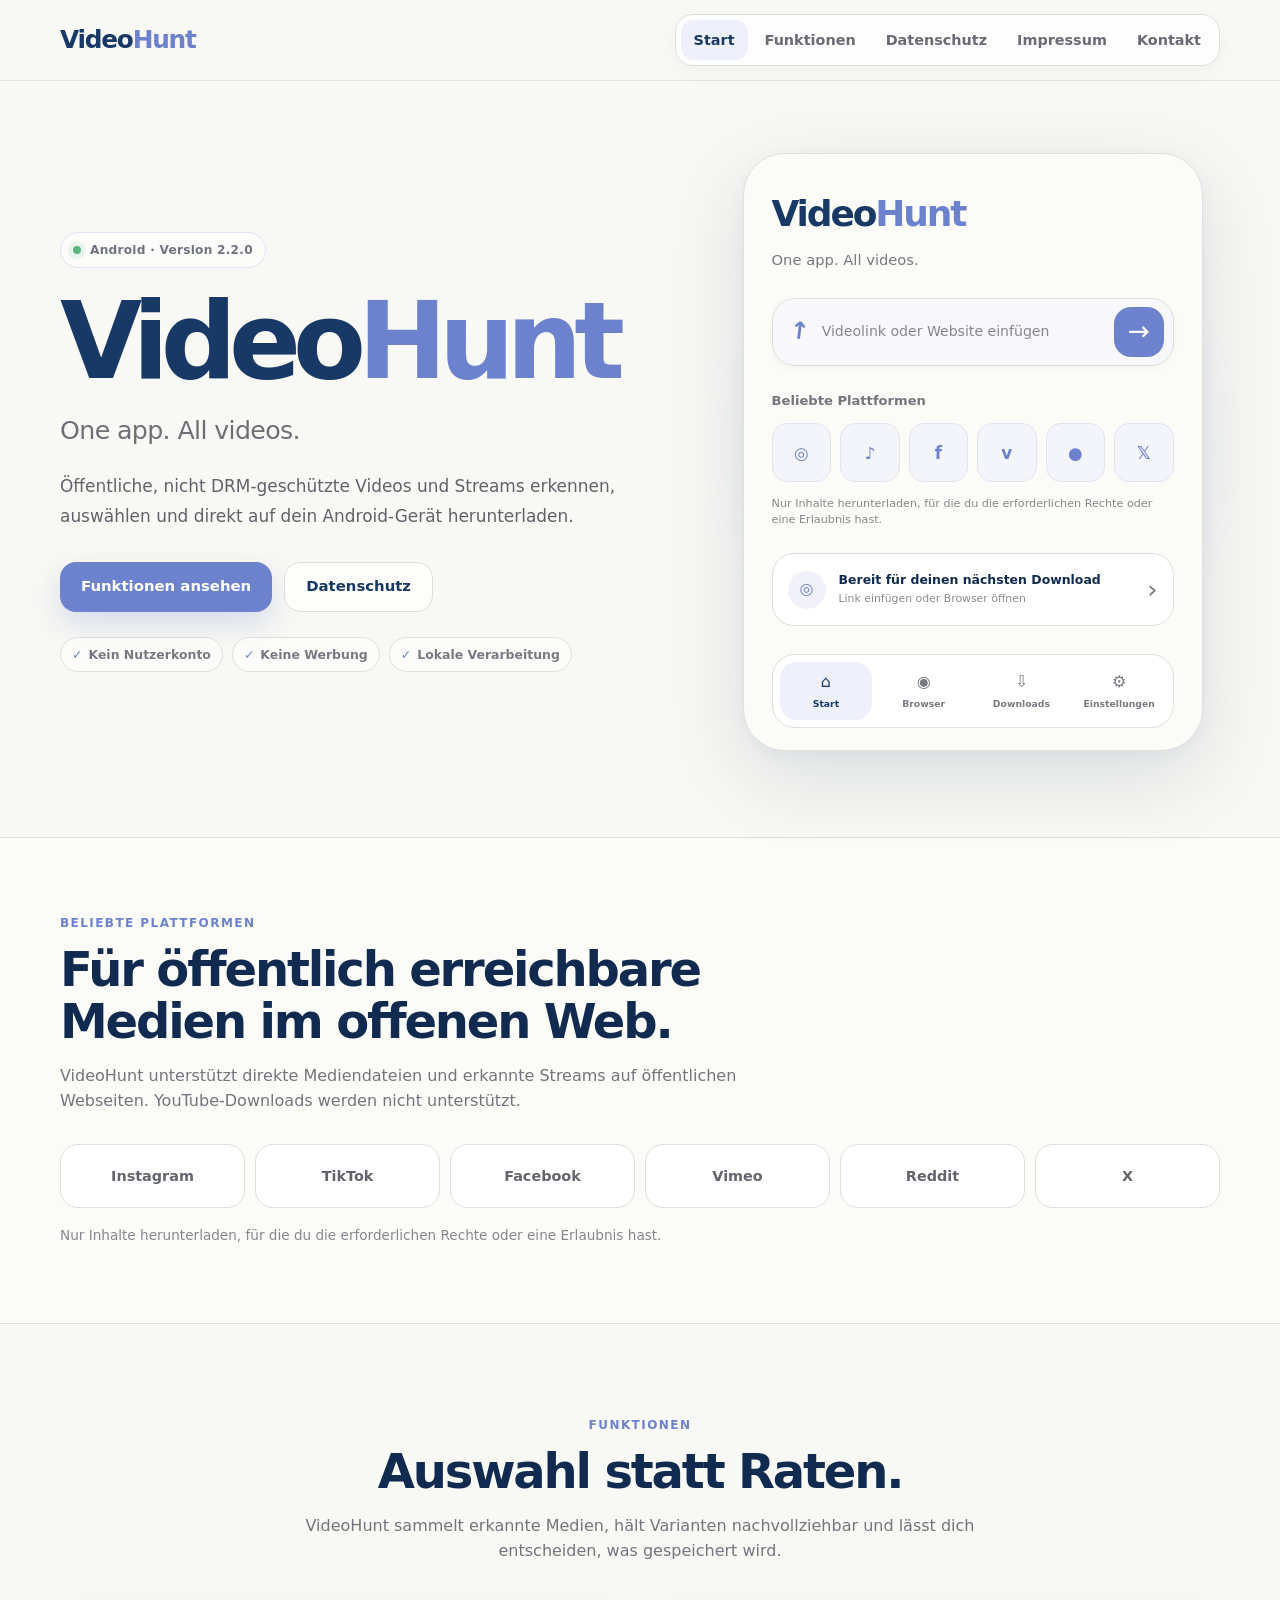
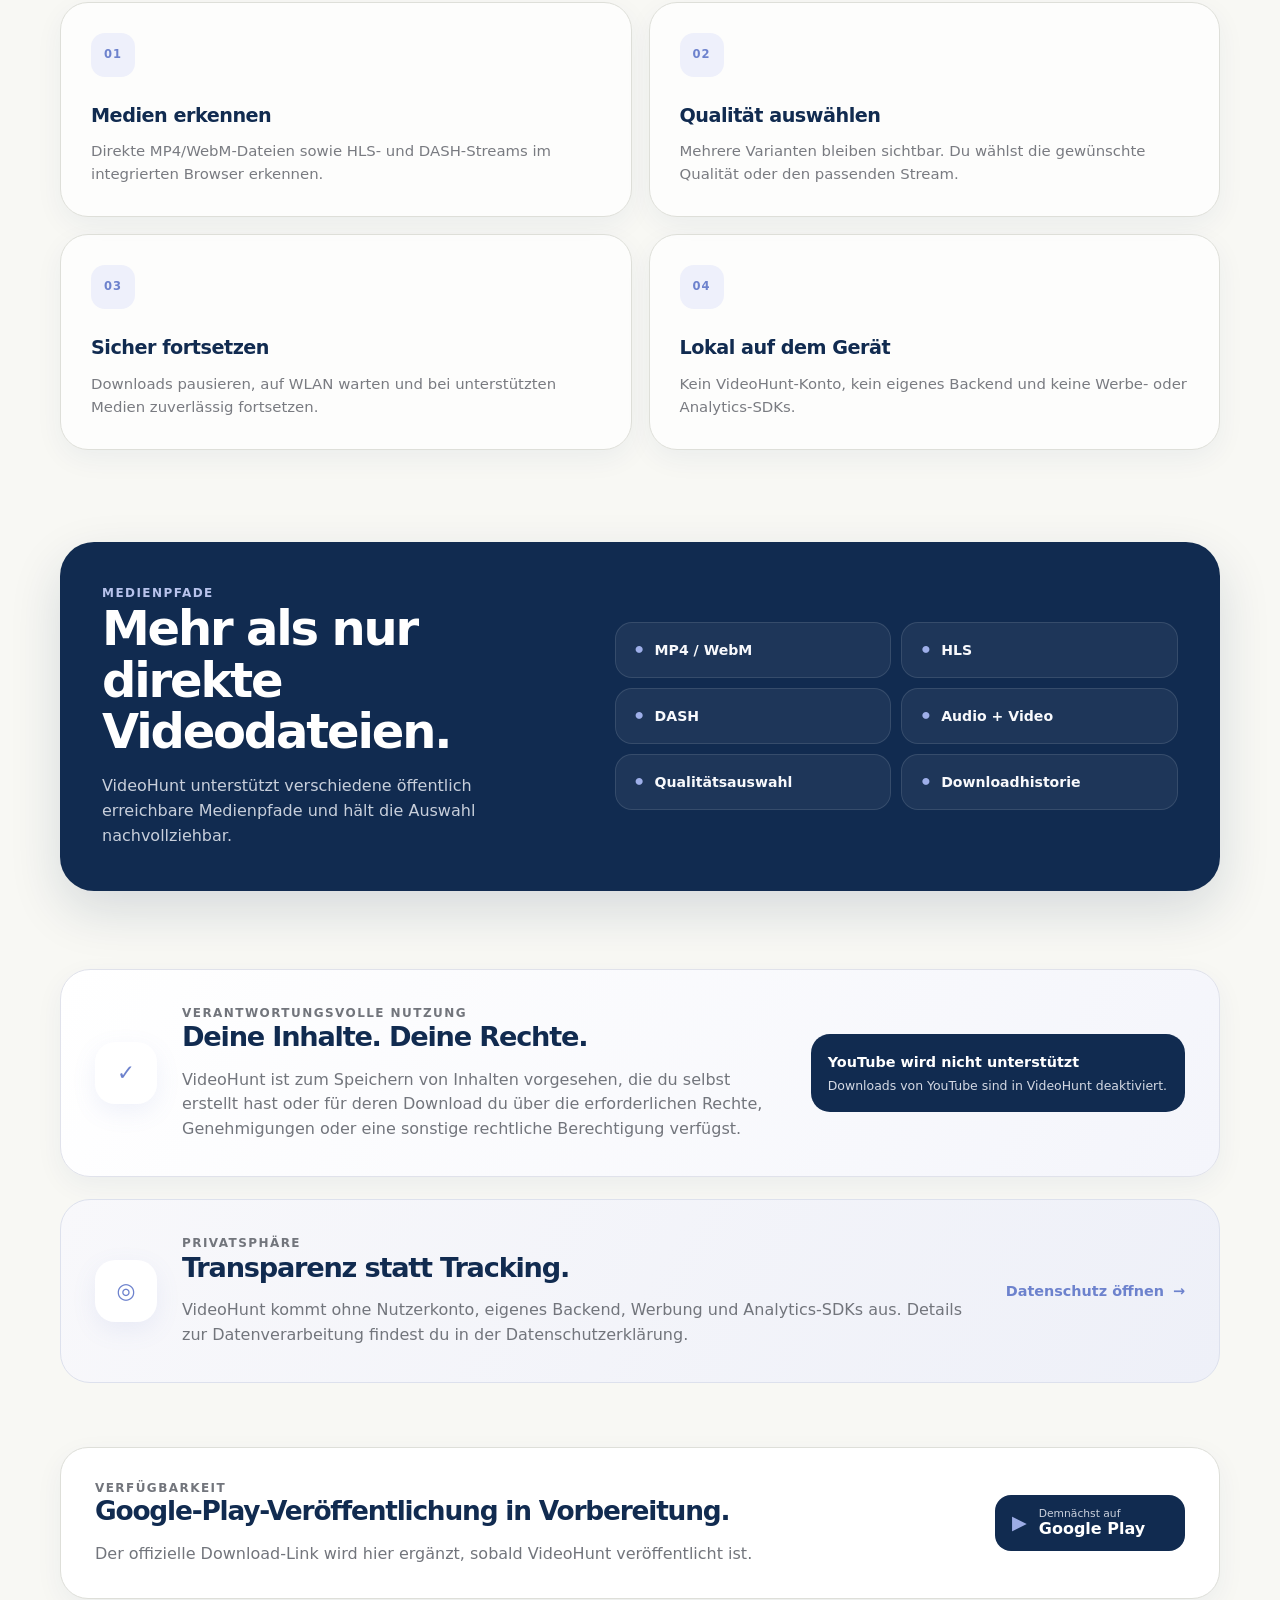
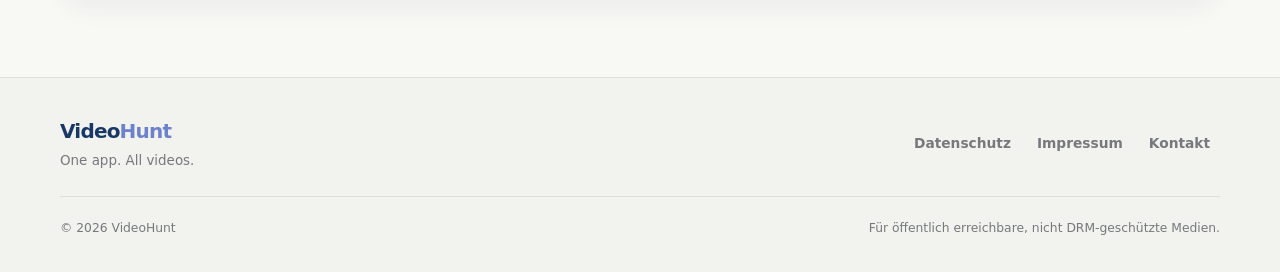
<file: index.html>
<!doctype html>
<html lang="de">
<head>
  <meta charset="utf-8">
  <meta name="viewport" content="width=device-width, initial-scale=1">
  <meta name="description" content="VideoHunt erkennt öffentlich erreichbare, nicht DRM-geschützte Videos und Streams und lädt sie direkt auf dein Android-Gerät.">
  <meta name="theme-color" content="#f8f8f4">
  <title>VideoHunt – One app. All videos.</title>
  <link rel="stylesheet" href="home.css?v=20260828-2">
</head>
<body class="home-page">
  <header class="site-header">
    <div class="shell header-inner">
      <a class="brand" href="./" aria-label="VideoHunt Startseite">
        <span class="brand-video">Video</span><span class="brand-hunt">Hunt</span>
      </a>
      <nav class="site-nav" aria-label="Hauptnavigation">
        <a class="active" href="./">Start</a>
        <a href="#funktionen">Funktionen</a>
        <a href="datenschutz.html">Datenschutz</a>
        <a href="impressum.html">Impressum</a>
        <a href="kontakt.html">Kontakt</a>
      </nav>
    </div>
  </header>

  <main>
    <section class="hero shell">
      <div class="hero-copy">
        <div class="release-pill"><span></span> Android · Version 2.2.0</div>
        <h1><span>Video</span><strong>Hunt</strong></h1>
        <p class="tagline">One app. All videos.</p>
        <p class="lead">Öffentliche, nicht DRM-geschützte Videos und Streams erkennen, auswählen und direkt auf dein Android-Gerät herunterladen.</p>
        <div class="hero-actions">
          <a class="button primary" href="#funktionen">Funktionen ansehen</a>
          <a class="button secondary" href="datenschutz.html">Datenschutz</a>
        </div>
        <div class="trust-row" aria-label="VideoHunt Vorteile">
          <span>Kein Nutzerkonto</span>
          <span>Keine Werbung</span>
          <span>Lokale Verarbeitung</span>
        </div>
      </div>

      <div class="app-stage" aria-label="Vereinfachte Vorschau der VideoHunt Startseite">
        <div class="app-preview">
          <div class="preview-brand"><span>Video</span><strong>Hunt</strong></div>
          <p class="preview-tagline">One app. All videos.</p>

          <div class="url-field">
            <span class="link-icon" aria-hidden="true">↗</span>
            <span class="url-placeholder">Videolink oder Website einfügen</span>
            <span class="go-button" aria-hidden="true">→</span>
          </div>

          <p class="preview-label">Beliebte Plattformen</p>
          <div class="platform-icons" aria-hidden="true">
            <span>◎</span><span>♪</span><span>f</span><span>v</span><span>●</span><span>𝕏</span>
          </div>
          <p class="rights-note">Nur Inhalte herunterladen, für die du die erforderlichen Rechte oder eine Erlaubnis hast.</p>

          <div class="ready-card">
            <span class="ready-icon" aria-hidden="true">◎</span>
            <div><strong>Bereit für deinen nächsten Download</strong><small>Link einfügen oder Browser öffnen</small></div>
            <span class="chevron" aria-hidden="true">›</span>
          </div>

          <div class="preview-dock" aria-hidden="true">
            <span class="selected">⌂<small>Start</small></span>
            <span>◉<small>Browser</small></span>
            <span>⇩<small>Downloads</small></span>
            <span>⚙<small>Einstellungen</small></span>
          </div>
        </div>
      </div>
    </section>

    <section class="platform-section">
      <div class="shell">
        <div class="section-heading narrow">
          <p class="eyebrow">BELIEBTE PLATTFORMEN</p>
          <h2>Für öffentlich erreichbare Medien im offenen Web.</h2>
          <p>VideoHunt unterstützt direkte Mediendateien und erkannte Streams auf öffentlichen Webseiten. YouTube-Downloads werden nicht unterstützt.</p>
        </div>
        <div class="platform-strip">
          <span>Instagram</span><span>TikTok</span><span>Facebook</span><span>Vimeo</span><span>Reddit</span><span>X</span>
        </div>
        <p class="legal-hint">Nur Inhalte herunterladen, für die du die erforderlichen Rechte oder eine Erlaubnis hast.</p>
      </div>
    </section>

    <section class="features shell" id="funktionen">
      <div class="section-heading centered">
        <p class="eyebrow">FUNKTIONEN</p>
        <h2>Auswahl statt Raten.</h2>
        <p>VideoHunt sammelt erkannte Medien, hält Varianten nachvollziehbar und lässt dich entscheiden, was gespeichert wird.</p>
      </div>
      <div class="feature-grid">
        <article class="feature-card">
          <div class="feature-icon">01</div>
          <h3>Medien erkennen</h3>
          <p>Direkte MP4/WebM-Dateien sowie HLS- und DASH-Streams im integrierten Browser erkennen.</p>
        </article>
        <article class="feature-card">
          <div class="feature-icon">02</div>
          <h3>Qualität auswählen</h3>
          <p>Mehrere Varianten bleiben sichtbar. Du wählst die gewünschte Qualität oder den passenden Stream.</p>
        </article>
        <article class="feature-card">
          <div class="feature-icon">03</div>
          <h3>Sicher fortsetzen</h3>
          <p>Downloads pausieren, auf WLAN warten und bei unterstützten Medien zuverlässig fortsetzen.</p>
        </article>
        <article class="feature-card">
          <div class="feature-icon">04</div>
          <h3>Lokal auf dem Gerät</h3>
          <p>Kein VideoHunt-Konto, kein eigenes Backend und keine Werbe- oder Analytics-SDKs.</p>
        </article>
      </div>
    </section>

    <section class="formats shell">
      <div>
        <p class="eyebrow light">MEDIENPFADE</p>
        <h2>Mehr als nur direkte Videodateien.</h2>
        <p>VideoHunt unterstützt verschiedene öffentlich erreichbare Medienpfade und hält die Auswahl nachvollziehbar.</p>
      </div>
      <div class="format-grid">
        <span>MP4 / WebM</span>
        <span>HLS</span>
        <span>DASH</span>
        <span>Audio + Video</span>
        <span>Qualitätsauswahl</span>
        <span>Downloadhistorie</span>
      </div>
    </section>

    <section class="responsible shell">
      <div class="responsible-icon" aria-hidden="true">✓</div>
      <div class="responsible-copy">
        <p class="eyebrow">VERANTWORTUNGSVOLLE NUTZUNG</p>
        <h2>Deine Inhalte. Deine Rechte.</h2>
        <p>VideoHunt ist zum Speichern von Inhalten vorgesehen, die du selbst erstellt hast oder für deren Download du über die erforderlichen Rechte, Genehmigungen oder eine sonstige rechtliche Berechtigung verfügst.</p>
      </div>
      <div class="responsible-note"><strong>YouTube wird nicht unterstützt</strong><span>Downloads von YouTube sind in VideoHunt deaktiviert.</span></div>
    </section>

    <section class="privacy shell">
      <div class="privacy-badge" aria-hidden="true">◎</div>
      <div>
        <p class="eyebrow">PRIVATSPHÄRE</p>
        <h2>Transparenz statt Tracking.</h2>
        <p>VideoHunt kommt ohne Nutzerkonto, eigenes Backend, Werbung und Analytics-SDKs aus. Details zur Datenverarbeitung findest du in der Datenschutzerklärung.</p>
      </div>
      <a class="text-link" href="datenschutz.html">Datenschutz öffnen <span>→</span></a>
    </section>

    <section class="release shell">
      <div>
        <p class="eyebrow">VERFÜGBARKEIT</p>
        <h2>Google-Play-Veröffentlichung in Vorbereitung.</h2>
        <p>Der offizielle Download-Link wird hier ergänzt, sobald VideoHunt veröffentlicht ist.</p>
      </div>
      <div class="play-badge" aria-label="Demnächst auf Google Play">
        <span class="triangle">▶</span>
        <span><small>Demnächst auf</small><strong>Google Play</strong></span>
      </div>
    </section>
  </main>

  <footer class="site-footer">
    <div class="shell footer-main">
      <div>
        <div class="footer-brand"><span>Video</span><strong>Hunt</strong></div>
        <p>One app. All videos.</p>
      </div>
      <nav class="footer-links" aria-label="Rechtliche Links">
        <a href="datenschutz.html">Datenschutz</a>
        <a href="impressum.html">Impressum</a>
        <a href="kontakt.html">Kontakt</a>
      </nav>
    </div>
    <div class="shell footer-bottom">
      <span>© 2026 VideoHunt</span>
      <span>Für öffentlich erreichbare, nicht DRM-geschützte Medien.</span>
    </div>
  </footer>
</body>
</html>
</file>
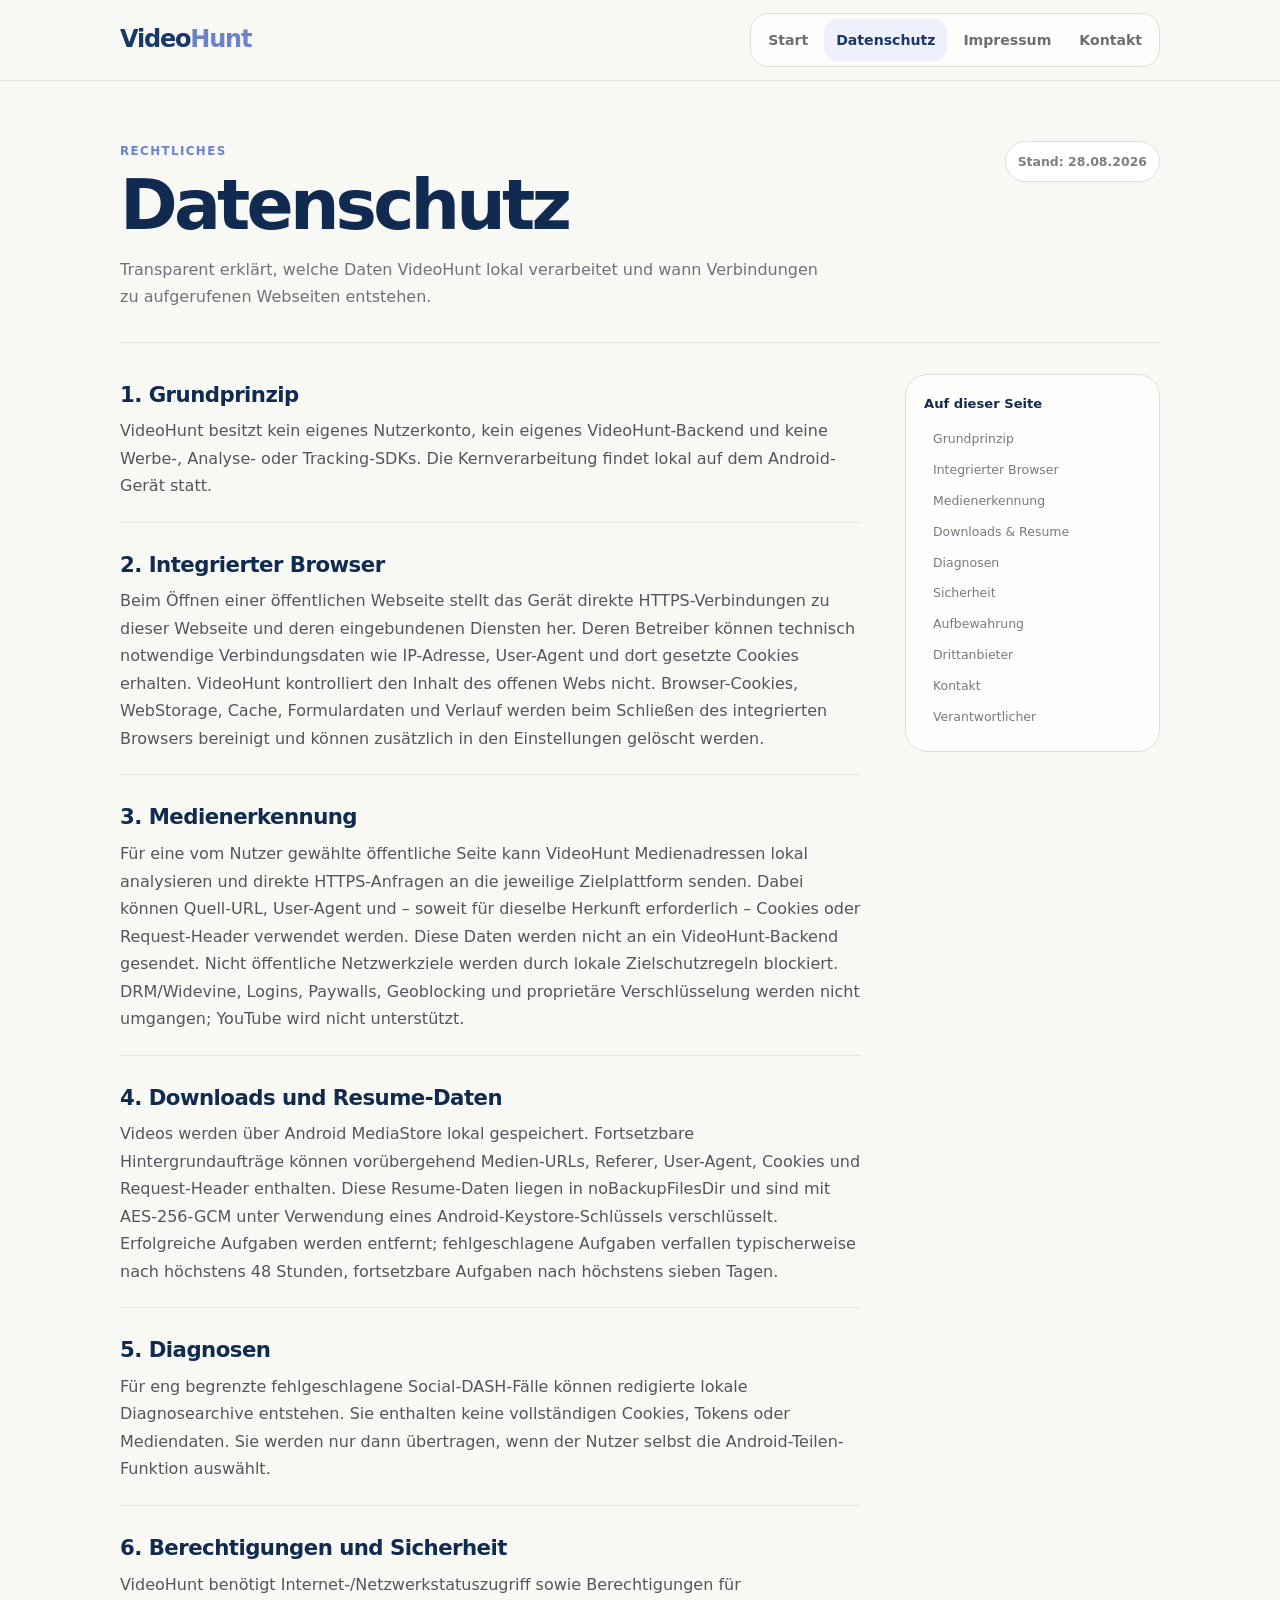
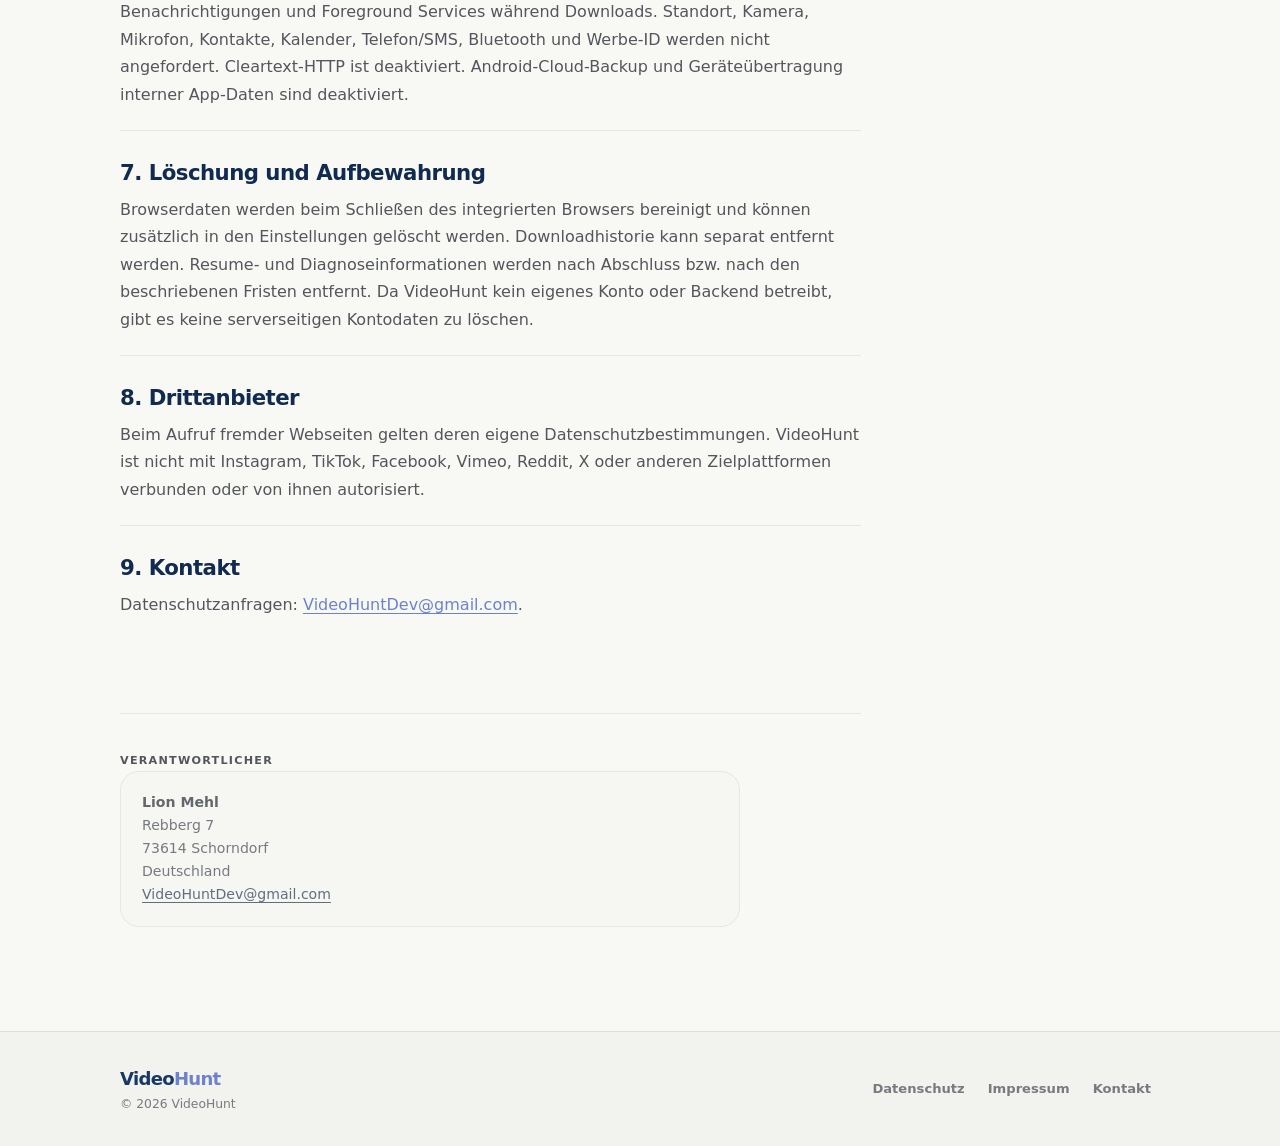
<file: datenschutz.html>
<!doctype html>
<html lang="de">
<head>
  <meta charset="utf-8">
  <meta name="viewport" content="width=device-width, initial-scale=1">
  <meta name="description" content="Datenschutzerklärung für VideoHunt.">
  <meta name="theme-color" content="#f8f8f4">
  <meta name="robots" content="index,follow">
  <title>Datenschutz | VideoHunt</title>
  <link rel="stylesheet" href="styles.css?v=20260828-3">
</head>
<body>
  <header class="site-header">
    <div class="shell header-inner">
      <a class="brand" href="./" aria-label="VideoHunt Startseite"><span class="brand-video">Video</span><span class="brand-hunt">Hunt</span></a>
      <nav class="site-nav" aria-label="Hauptnavigation">
        <a href="./">Start</a><a class="active" href="datenschutz.html">Datenschutz</a><a href="impressum.html">Impressum</a><a href="kontakt.html">Kontakt</a>
      </nav>
    </div>
  </header>

  <main class="shell legal-main">
    <div class="legal-hero">
      <div><p class="eyebrow">RECHTLICHES</p><h1>Datenschutz</h1><p class="lead">Transparent erklärt, welche Daten VideoHunt lokal verarbeitet und wann Verbindungen zu aufgerufenen Webseiten entstehen.</p></div>
      <span class="meta-pill">Stand: 28.08.2026</span>
    </div>

    <div class="legal-grid">
      <div class="content">
        <section id="grundprinzip"><h2>1. Grundprinzip</h2><p>VideoHunt besitzt kein eigenes Nutzerkonto, kein eigenes VideoHunt-Backend und keine Werbe-, Analyse- oder Tracking-SDKs. Die Kernverarbeitung findet lokal auf dem Android-Gerät statt.</p></section>
        <section id="browser"><h2>2. Integrierter Browser</h2><p>Beim Öffnen einer öffentlichen Webseite stellt das Gerät direkte HTTPS-Verbindungen zu dieser Webseite und deren eingebundenen Diensten her. Deren Betreiber können technisch notwendige Verbindungsdaten wie IP-Adresse, User-Agent und dort gesetzte Cookies erhalten. VideoHunt kontrolliert den Inhalt des offenen Webs nicht. Browser-Cookies, WebStorage, Cache, Formulardaten und Verlauf werden beim Schließen des integrierten Browsers bereinigt und können zusätzlich in den Einstellungen gelöscht werden.</p></section>
        <section id="erkennung"><h2>3. Medienerkennung</h2><p>Für eine vom Nutzer gewählte öffentliche Seite kann VideoHunt Medienadressen lokal analysieren und direkte HTTPS-Anfragen an die jeweilige Zielplattform senden. Dabei können Quell-URL, User-Agent und – soweit für dieselbe Herkunft erforderlich – Cookies oder Request-Header verwendet werden. Diese Daten werden nicht an ein VideoHunt-Backend gesendet. Nicht öffentliche Netzwerkziele werden durch lokale Zielschutzregeln blockiert. DRM/Widevine, Logins, Paywalls, Geoblocking und proprietäre Verschlüsselung werden nicht umgangen; YouTube wird nicht unterstützt.</p></section>
        <section id="downloads"><h2>4. Downloads und Resume-Daten</h2><p>Videos werden über Android MediaStore lokal gespeichert. Fortsetzbare Hintergrundaufträge können vorübergehend Medien-URLs, Referer, User-Agent, Cookies und Request-Header enthalten. Diese Resume-Daten liegen in noBackupFilesDir und sind mit AES-256-GCM unter Verwendung eines Android-Keystore-Schlüssels verschlüsselt. Erfolgreiche Aufgaben werden entfernt; fehlgeschlagene Aufgaben verfallen typischerweise nach höchstens 48 Stunden, fortsetzbare Aufgaben nach höchstens sieben Tagen.</p></section>
        <section id="diagnosen"><h2>5. Diagnosen</h2><p>Für eng begrenzte fehlgeschlagene Social-DASH-Fälle können redigierte lokale Diagnosearchive entstehen. Sie enthalten keine vollständigen Cookies, Tokens oder Mediendaten. Sie werden nur dann übertragen, wenn der Nutzer selbst die Android-Teilen-Funktion auswählt.</p></section>
        <section id="sicherheit"><h2>6. Berechtigungen und Sicherheit</h2><p>VideoHunt benötigt Internet-/Netzwerkstatuszugriff sowie Berechtigungen für Benachrichtigungen und Foreground Services während Downloads. Standort, Kamera, Mikrofon, Kontakte, Kalender, Telefon/SMS, Bluetooth und Werbe-ID werden nicht angefordert. Cleartext-HTTP ist deaktiviert. Android-Cloud-Backup und Geräteübertragung interner App-Daten sind deaktiviert.</p></section>
        <section id="aufbewahrung"><h2>7. Löschung und Aufbewahrung</h2><p>Browserdaten werden beim Schließen des integrierten Browsers bereinigt und können zusätzlich in den Einstellungen gelöscht werden. Downloadhistorie kann separat entfernt werden. Resume- und Diagnoseinformationen werden nach Abschluss bzw. nach den beschriebenen Fristen entfernt. Da VideoHunt kein eigenes Konto oder Backend betreibt, gibt es keine serverseitigen Kontodaten zu löschen.</p></section>
        <section id="drittanbieter"><h2>8. Drittanbieter</h2><p>Beim Aufruf fremder Webseiten gelten deren eigene Datenschutzbestimmungen. VideoHunt ist nicht mit Instagram, TikTok, Facebook, Vimeo, Reddit, X oder anderen Zielplattformen verbunden oder von ihnen autorisiert.</p></section>
        <section id="kontakt"><h2>9. Kontakt</h2><p>Datenschutzanfragen: <a href="mailto:VideoHuntDev@gmail.com">VideoHuntDev@gmail.com</a>.</p></section>

        <section id="verantwortlicher" class="provider-section">
          <p class="subtle-label">VERANTWORTLICHER</p>
          <div class="provider-muted"><strong>Lion Mehl</strong><br>Rebberg 7<br>73614 Schorndorf<br>Deutschland<br><a href="mailto:VideoHuntDev@gmail.com">VideoHuntDev@gmail.com</a></div>
        </section>
      </div>

      <aside class="side-nav" aria-label="Inhalt der Datenschutzerklärung">
        <strong>Auf dieser Seite</strong>
        <a href="#grundprinzip">Grundprinzip</a><a href="#browser">Integrierter Browser</a><a href="#erkennung">Medienerkennung</a><a href="#downloads">Downloads &amp; Resume</a><a href="#diagnosen">Diagnosen</a><a href="#sicherheit">Sicherheit</a><a href="#aufbewahrung">Aufbewahrung</a><a href="#drittanbieter">Drittanbieter</a><a href="#kontakt">Kontakt</a><a href="#verantwortlicher">Verantwortlicher</a>
      </aside>
    </div>
  </main>

  <footer class="site-footer"><div class="shell footer-inner"><div><div class="footer-brand"><span>Video</span><strong>Hunt</strong></div><div class="copyright">© 2026 VideoHunt</div></div><nav class="footer-links"><a href="datenschutz.html">Datenschutz</a><a href="impressum.html">Impressum</a><a href="kontakt.html">Kontakt</a></nav></div></footer>
</body>
</html>
</file>
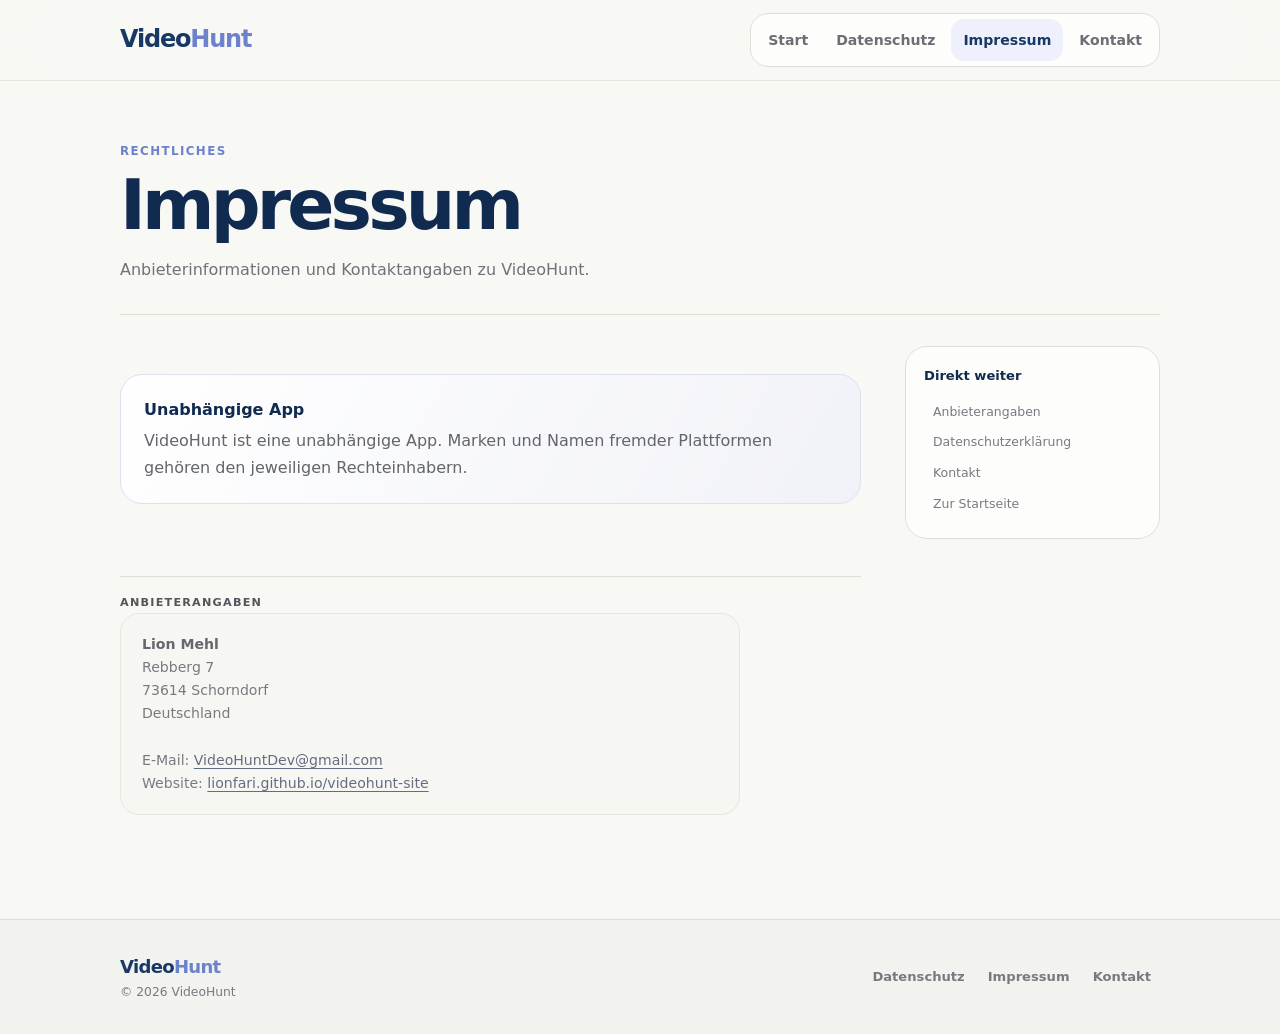
<file: impressum.html>
<!doctype html>
<html lang="de">
<head>
  <meta charset="utf-8">
  <meta name="viewport" content="width=device-width, initial-scale=1">
  <meta name="description" content="Impressum für VideoHunt.">
  <meta name="theme-color" content="#f8f8f4">
  <meta name="robots" content="index,follow">
  <title>Impressum | VideoHunt</title>
  <link rel="stylesheet" href="styles.css?v=20260828-3">
</head>
<body>
  <header class="site-header"><div class="shell header-inner"><a class="brand" href="./" aria-label="VideoHunt Startseite"><span class="brand-video">Video</span><span class="brand-hunt">Hunt</span></a><nav class="site-nav" aria-label="Hauptnavigation"><a href="./">Start</a><a href="datenschutz.html">Datenschutz</a><a class="active" href="impressum.html">Impressum</a><a href="kontakt.html">Kontakt</a></nav></div></header>

  <main class="shell legal-main">
    <div class="legal-hero"><div><p class="eyebrow">RECHTLICHES</p><h1>Impressum</h1><p class="lead">Anbieterinformationen und Kontaktangaben zu VideoHunt.</p></div></div>
    <div class="legal-grid">
      <div class="content">
        <div class="notice"><strong>Unabhängige App</strong>VideoHunt ist eine unabhängige App. Marken und Namen fremder Plattformen gehören den jeweiligen Rechteinhabern.</div>
        <section id="anbieterangaben" class="provider-section">
          <p class="subtle-label">ANBIETERANGABEN</p>
          <div class="provider-muted"><strong>Lion Mehl</strong><br>Rebberg 7<br>73614 Schorndorf<br>Deutschland<br><br>E-Mail: <a href="mailto:VideoHuntDev@gmail.com">VideoHuntDev@gmail.com</a><br>Website: <a href="https://lionfari.github.io/videohunt-site">lionfari.github.io/videohunt-site</a></div>
        </section>
      </div>
      <aside class="side-nav"><strong>Direkt weiter</strong><a href="#anbieterangaben">Anbieterangaben</a><a href="datenschutz.html">Datenschutzerklärung</a><a href="kontakt.html">Kontakt</a><a href="./">Zur Startseite</a></aside>
    </div>
  </main>

  <footer class="site-footer"><div class="shell footer-inner"><div><div class="footer-brand"><span>Video</span><strong>Hunt</strong></div><div class="copyright">© 2026 VideoHunt</div></div><nav class="footer-links"><a href="datenschutz.html">Datenschutz</a><a href="impressum.html">Impressum</a><a href="kontakt.html">Kontakt</a></nav></div></footer>
</body>
</html>
</file>
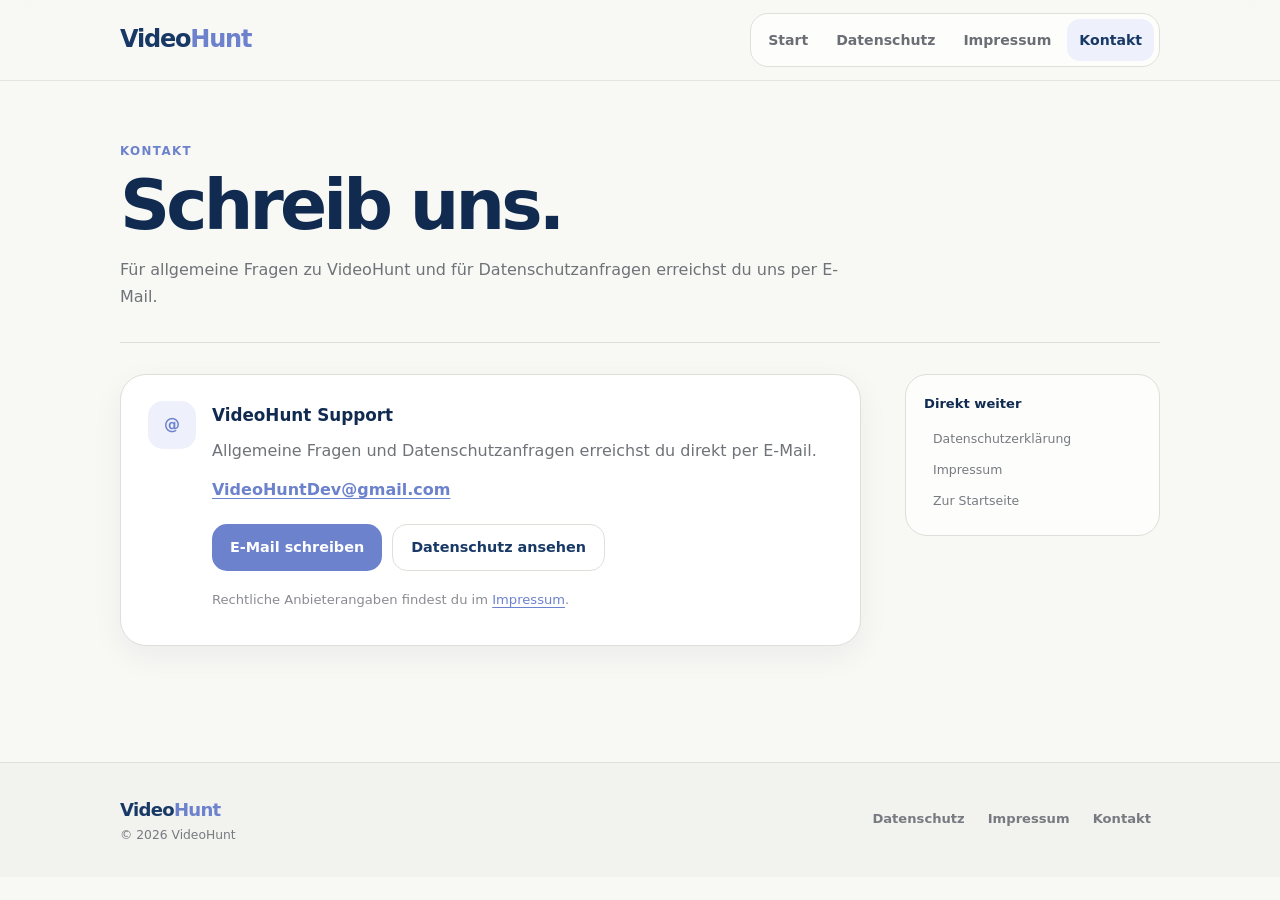
<file: kontakt.html>
<!doctype html>
<html lang="de">
<head>
  <meta charset="utf-8">
  <meta name="viewport" content="width=device-width, initial-scale=1">
  <meta name="description" content="Kontakt zu VideoHunt.">
  <meta name="theme-color" content="#f8f8f4">
  <meta name="robots" content="index,follow">
  <title>Kontakt | VideoHunt</title>
  <link rel="stylesheet" href="styles.css?v=20260828-3">
</head>
<body>
  <header class="site-header"><div class="shell header-inner"><a class="brand" href="./" aria-label="VideoHunt Startseite"><span class="brand-video">Video</span><span class="brand-hunt">Hunt</span></a><nav class="site-nav" aria-label="Hauptnavigation"><a href="./">Start</a><a href="datenschutz.html">Datenschutz</a><a href="impressum.html">Impressum</a><a class="active" href="kontakt.html">Kontakt</a></nav></div></header>

  <main class="shell legal-main">
    <div class="legal-hero"><div><p class="eyebrow">KONTAKT</p><h1>Schreib uns.</h1><p class="lead">Für allgemeine Fragen zu VideoHunt und für Datenschutzanfragen erreichst du uns per E-Mail.</p></div></div>
    <div class="legal-grid">
      <div class="content">
        <div class="card contact-card"><div class="identity-icon" aria-hidden="true">@</div><div><strong>VideoHunt Support</strong><p>Allgemeine Fragen und Datenschutzanfragen erreichst du direkt per E-Mail.</p><a class="contact-mail" href="mailto:VideoHuntDev@gmail.com">VideoHuntDev@gmail.com</a><div class="contact-actions"><a class="button primary" href="mailto:VideoHuntDev@gmail.com">E-Mail schreiben</a><a class="button secondary" href="datenschutz.html">Datenschutz ansehen</a></div><p class="legal-reference">Rechtliche Anbieterangaben findest du im <a href="impressum.html">Impressum</a>.</p></div></div>
      </div>
      <aside class="side-nav"><strong>Direkt weiter</strong><a href="datenschutz.html">Datenschutzerklärung</a><a href="impressum.html">Impressum</a><a href="./">Zur Startseite</a></aside>
    </div>
  </main>

  <footer class="site-footer"><div class="shell footer-inner"><div><div class="footer-brand"><span>Video</span><strong>Hunt</strong></div><div class="copyright">© 2026 VideoHunt</div></div><nav class="footer-links"><a href="datenschutz.html">Datenschutz</a><a href="impressum.html">Impressum</a><a href="kontakt.html">Kontakt</a></nav></div></footer>
</body>
</html>
</file>
<file: home.css>
:root{
  color-scheme:light;
  --bg:#f8f8f4;
  --surface:#ffffff;
  --surface-soft:#f3f4f8;
  --surface-blue:#eef0fb;
  --navy:#183966;
  --navy-deep:#112b50;
  --blue:#6d82cd;
  --blue-strong:#5e73c1;
  --blue-soft:#eef0fb;
  --text:#25262a;
  --muted:#73767d;
  --muted-2:#8d9097;
  --line:#dedfd9;
  --line-blue:#dfe3f3;
  --shadow:0 18px 50px rgba(24,57,102,.08);
  --shadow-soft:0 9px 28px rgba(24,57,102,.055);
}
*{box-sizing:border-box}
html{scroll-behavior:smooth}
body{margin:0;background:var(--bg);color:var(--text);font-family:Inter,ui-sans-serif,system-ui,-apple-system,BlinkMacSystemFont,"Segoe UI",sans-serif;line-height:1.55;-webkit-font-smoothing:antialiased}
a{color:inherit}
.shell{width:min(1160px,calc(100% - 48px));margin-inline:auto}
.site-header{position:sticky;top:0;z-index:50;background:rgba(248,248,244,.90);border-bottom:1px solid rgba(222,223,217,.76);backdrop-filter:blur(18px);-webkit-backdrop-filter:blur(18px)}
.header-inner{min-height:80px;display:flex;align-items:center;justify-content:space-between;gap:30px}
.brand{display:inline-flex;text-decoration:none;font-size:1.55rem;font-weight:790;letter-spacing:-.05em;white-space:nowrap}
.brand-video{color:var(--navy)}.brand-hunt{color:var(--blue)}
.site-nav{display:flex;align-items:center;gap:4px;padding:5px;border:1px solid var(--line);border-radius:18px;background:rgba(255,255,255,.74);box-shadow:0 5px 18px rgba(24,57,102,.035)}
.site-nav a{padding:9px 13px;border-radius:13px;color:#686b72;text-decoration:none;font-size:.9rem;font-weight:650;transition:.18s ease}
.site-nav a:hover,.site-nav a.active{color:var(--navy);background:var(--blue-soft)}
.hero{min-height:720px;display:grid;grid-template-columns:minmax(0,1fr) minmax(390px,.86fr);align-items:center;gap:clamp(50px,7vw,92px);padding:72px 0 86px}
.hero-copy{max-width:650px}
.release-pill{display:inline-flex;align-items:center;gap:9px;padding:8px 12px;border:1px solid var(--line-blue);border-radius:999px;background:rgba(255,255,255,.68);color:#6f7380;font-size:.76rem;font-weight:720;letter-spacing:.02em}
.release-pill span{width:8px;height:8px;border-radius:50%;background:#5bb77d;box-shadow:0 0 0 5px rgba(91,183,125,.11)}
.hero h1{margin:25px 0 0;font-size:clamp(4.2rem,8.3vw,6.7rem);line-height:.92;letter-spacing:-.075em}
.hero h1 span{color:var(--navy)}.hero h1 strong{color:var(--blue);font-weight:790}
.tagline{margin:20px 0 0;color:#6e7076;font-size:clamp(1.25rem,2.4vw,1.58rem);font-weight:500;letter-spacing:-.025em}
.lead{max-width:620px;margin:22px 0 0;color:#60636a;font-size:1.06rem;line-height:1.72}
.hero-actions{display:flex;gap:12px;flex-wrap:wrap;margin-top:31px}
.button{min-height:50px;display:inline-flex;align-items:center;justify-content:center;padding:0 21px;border-radius:16px;text-decoration:none;font-size:.93rem;font-weight:720;transition:transform .18s ease,background .18s ease,box-shadow .18s ease}
.button:hover{transform:translateY(-1px)}
.button.primary{color:#fff;background:var(--blue);box-shadow:0 12px 28px rgba(109,130,205,.24)}
.button.primary:hover{background:var(--blue-strong);box-shadow:0 15px 32px rgba(109,130,205,.28)}
.button.secondary{color:var(--navy);background:rgba(255,255,255,.78);border:1px solid var(--line)}
.button.secondary:hover{background:#fff}
.trust-row{display:flex;gap:9px;flex-wrap:wrap;margin-top:25px}.trust-row span{padding:7px 11px;border:1px solid var(--line);border-radius:999px;background:rgba(255,255,255,.56);color:#777a80;font-size:.78rem;font-weight:650}.trust-row span:before{content:"✓";margin-right:6px;color:var(--blue);font-weight:900}
.app-stage{position:relative;display:grid;place-items:center}.app-stage:before{content:"";position:absolute;inset:8% -8% 10%;background:radial-gradient(circle at center,rgba(109,130,205,.16),rgba(109,130,205,.045) 48%,transparent 72%);filter:blur(5px)}
.app-preview{position:relative;width:min(100%,460px);padding:32px 28px 22px;border:1px solid #e0e1dc;border-radius:42px;background:#fbfbf7;box-shadow:0 26px 80px rgba(24,57,102,.13),0 4px 16px rgba(24,57,102,.04)}
.preview-brand{font-size:2.25rem;font-weight:780;letter-spacing:-.06em}.preview-brand span{color:var(--navy)}.preview-brand strong{color:var(--blue);font-weight:780}.preview-tagline{margin:7px 0 26px;color:#77797f;font-size:.92rem}
.url-field{min-height:66px;display:grid;grid-template-columns:auto minmax(0,1fr) auto;align-items:center;gap:12px;padding:8px 9px 8px 17px;border:1px solid #dedfd9;border-radius:23px;background:#f8f8fb;box-shadow:0 3px 10px rgba(24,57,102,.03)}
.link-icon{color:var(--blue);font-size:1.5rem;font-weight:800;transform:rotate(-38deg)}.url-placeholder{overflow:hidden;color:#85878d;font-size:.88rem;white-space:nowrap;text-overflow:ellipsis}.go-button{width:50px;height:50px;display:grid;place-items:center;border-radius:17px;background:var(--blue);color:#fff;font-size:1.65rem;font-weight:400}
.preview-label{margin:25px 0 12px;color:#73767b;font-size:.82rem;font-weight:720}.platform-icons{display:grid;grid-template-columns:repeat(6,1fr);gap:9px}.platform-icons span{aspect-ratio:1;display:grid;place-items:center;border:1px solid #e1e3ef;border-radius:15px;background:#f4f4fb;color:var(--blue);font-weight:800;font-size:1.05rem}.rights-note{margin:14px 0 0;color:#85878d;font-size:.70rem;line-height:1.4}
.ready-card{display:grid;grid-template-columns:auto 1fr auto;align-items:center;gap:13px;margin-top:25px;padding:16px 15px;border:1px solid var(--line);border-radius:22px;background:#fff}.ready-icon{width:38px;height:38px;display:grid;place-items:center;border-radius:50%;background:#f1f1fa;color:var(--blue)}.ready-card div{min-width:0;display:flex;flex-direction:column}.ready-card strong{color:var(--navy-deep);font-size:.78rem;line-height:1.28}.ready-card small{margin-top:3px;color:#8a8c91;font-size:.68rem}.chevron{color:#74777c;font-size:1.6rem}
.preview-dock{display:grid;grid-template-columns:repeat(4,1fr);gap:5px;margin-top:28px;padding:7px;border:1px solid var(--line);border-radius:23px;background:#fff}.preview-dock span{display:grid;place-items:center;gap:2px;padding:8px 2px;border-radius:17px;color:#777a80;font-size:1rem}.preview-dock small{font-size:.58rem;font-weight:600}.preview-dock .selected{color:var(--navy);background:var(--blue-soft)}
.platform-section{padding:76px 0;border-top:1px solid var(--line);border-bottom:1px solid var(--line);background:rgba(255,255,255,.34)}
.section-heading.narrow{max-width:760px}.section-heading.centered{max-width:720px;margin-inline:auto;text-align:center}.eyebrow{margin:0 0 12px;color:var(--blue);font-size:.75rem;font-weight:800;letter-spacing:.12em}.eyebrow.light{color:#b8c3ec}.section-heading h2,.formats h2,.responsible h2,.privacy h2,.release h2{margin:0;color:var(--navy-deep);font-size:clamp(2rem,4vw,3rem);line-height:1.08;letter-spacing:-.045em}.section-heading p:last-child,.formats p,.responsible p,.privacy p,.release p{color:#72757c}.platform-strip{display:grid;grid-template-columns:repeat(6,1fr);gap:10px;margin-top:31px}.platform-strip span{min-height:64px;display:grid;place-items:center;padding:10px;border:1px solid var(--line);border-radius:18px;background:var(--surface);color:#62656b;font-size:.9rem;font-weight:680}.legal-hint{margin:17px 0 0;color:#85878d;font-size:.85rem}
.features{padding:92px 0}.feature-grid{display:grid;grid-template-columns:repeat(2,minmax(0,1fr));gap:17px;margin-top:38px}.feature-card{padding:30px;border:1px solid var(--line);border-radius:28px;background:rgba(255,255,255,.74);box-shadow:var(--shadow-soft)}.feature-icon{width:44px;height:44px;display:grid;place-items:center;margin-bottom:24px;border-radius:14px;background:var(--blue-soft);color:var(--blue);font-size:.72rem;font-weight:850;letter-spacing:.08em}.feature-card h3{margin:0;color:var(--navy-deep);font-size:1.2rem;letter-spacing:-.025em}.feature-card p{margin:10px 0 0;color:#797b81;font-size:.93rem}
.formats{display:grid;grid-template-columns:.9fr 1.1fr;gap:52px;align-items:center;margin-bottom:78px;padding:42px;border-radius:34px;background:var(--navy-deep);box-shadow:0 20px 52px rgba(17,43,80,.14)}.formats h2{color:#fff}.formats p{margin-bottom:0;color:#c8cfdb}.format-grid{display:grid;grid-template-columns:repeat(2,1fr);gap:10px}.format-grid span{min-height:56px;display:flex;align-items:center;padding:0 17px;border:1px solid rgba(255,255,255,.11);border-radius:17px;background:rgba(255,255,255,.055);color:#f8f9fc;font-size:.88rem;font-weight:680}.format-grid span:before{content:"•";margin-right:9px;color:#9eafe9;font-size:1.25rem}
.responsible{display:grid;grid-template-columns:auto minmax(0,1fr) minmax(240px,.62fr);align-items:center;gap:25px;margin-bottom:22px;padding:34px;border:1px solid #e0e2eb;border-radius:30px;background:linear-gradient(120deg,#fff,#f4f5fb);box-shadow:var(--shadow-soft)}.responsible-icon,.privacy-badge{width:62px;height:62px;display:grid;place-items:center;border-radius:20px;background:#fff;color:var(--blue);box-shadow:0 8px 24px rgba(109,130,205,.10);font-size:1.35rem;font-weight:800}.responsible h2,.privacy h2{font-size:1.7rem}.responsible p{margin-bottom:0}.responsible-note{display:flex;flex-direction:column;gap:4px;padding:17px;border-radius:19px;background:var(--navy-deep);color:#fff}.responsible-note strong{font-size:.9rem}.responsible-note span{color:#d4d9e4;font-size:.78rem;line-height:1.45}
.privacy{display:grid;grid-template-columns:auto minmax(0,1fr) auto;align-items:center;gap:25px;margin-bottom:22px;padding:34px;border:1px solid #dde1ed;border-radius:30px;background:linear-gradient(120deg,#f8f8fb,#eef0f8)}.privacy p{margin-bottom:0}.text-link{color:var(--blue);font-size:.9rem;font-weight:740;text-decoration:none;white-space:nowrap}.text-link span{margin-left:4px}
.release{display:flex;align-items:center;justify-content:space-between;gap:30px;margin:64px auto 78px;padding:31px 34px;border:1px solid var(--line);border-radius:28px;background:#fff;box-shadow:var(--shadow-soft)}.release h2{font-size:1.65rem}.release p{margin-bottom:0}.play-badge{min-width:190px;display:flex;align-items:center;gap:12px;padding:13px 17px;border-radius:16px;background:var(--navy-deep);color:#fff}.triangle{color:#9cace5;font-size:1.2rem}.play-badge span:last-child{display:flex;flex-direction:column;line-height:1.12}.play-badge small{color:#cbd1dd;font-size:.67rem}.play-badge strong{font-size:1rem}
.site-footer{border-top:1px solid var(--line);background:#f2f2ee;color:#76787e}.footer-main{display:flex;align-items:center;justify-content:space-between;gap:28px;padding:38px 0 25px}.footer-brand{font-size:1.25rem;font-weight:780;letter-spacing:-.04em}.footer-brand span{color:var(--navy)}.footer-brand strong{color:var(--blue)}.footer-main p{margin:4px 0 0;font-size:.84rem}.footer-links{display:flex;gap:6px;flex-wrap:wrap}.footer-links a{padding:8px 10px;border-radius:10px;text-decoration:none;font-size:.86rem;font-weight:650}.footer-links a:hover{background:var(--blue-soft);color:var(--navy)}.footer-bottom{display:flex;justify-content:space-between;gap:20px;padding:22px 0 34px;border-top:1px solid var(--line);font-size:.77rem}
@media(max-width:940px){.hero{grid-template-columns:1fr;min-height:auto;padding-top:62px}.hero-copy{max-width:730px}.app-stage{justify-items:start}.app-preview{width:min(100%,500px)}.platform-strip{grid-template-columns:repeat(3,1fr)}.formats{grid-template-columns:1fr}.responsible{grid-template-columns:auto 1fr}.responsible-note{grid-column:2}.privacy{grid-template-columns:auto 1fr}.privacy .text-link{grid-column:2}}
@media(max-width:760px){.site-header{position:static}.header-inner{align-items:flex-start;flex-direction:column;padding:18px 0;gap:14px}.site-nav{width:100%;overflow-x:auto;justify-content:flex-start}.site-nav a{white-space:nowrap}.hero{padding:50px 0 66px}.feature-grid{grid-template-columns:1fr}.release{align-items:flex-start;flex-direction:column}.footer-main,.footer-bottom{align-items:flex-start;flex-direction:column}}
@media(max-width:560px){.shell{width:min(100% - 30px,1160px)}.hero{gap:38px;padding-top:42px}.hero h1{font-size:clamp(3.8rem,19vw,5.2rem)}.hero-actions{flex-direction:column}.button{width:100%}.app-preview{padding:25px 18px 17px;border-radius:31px}.platform-icons{gap:6px}.platform-icons span{border-radius:12px}.ready-card{padding:14px 12px}.platform-strip{grid-template-columns:repeat(2,1fr)}.features{padding:70px 0}.feature-card{padding:24px}.formats{padding:28px 22px;border-radius:26px}.format-grid{grid-template-columns:1fr}.responsible,.privacy{grid-template-columns:1fr;padding:25px 21px}.responsible-note,.privacy .text-link{grid-column:1}.release{margin-top:52px;padding:26px 22px}.play-badge{width:100%}}
@media(prefers-reduced-motion:reduce){html{scroll-behavior:auto}.button,.site-nav a{transition:none}}
</file>
<file: styles.css>
:root{
  color-scheme:light;
  --bg:#f8f8f4;
  --surface:#fff;
  --surface-soft:#f4f4f1;
  --blue-soft:#eef0fb;
  --navy:#183966;
  --navy-deep:#112b50;
  --blue:#6d82cd;
  --text:#292a2e;
  --muted:#777980;
  --line:#dedfd9;
  --shadow:0 10px 32px rgba(24,57,102,.055);
}
*{box-sizing:border-box}
html{scroll-behavior:smooth}
body{margin:0;background:var(--bg);color:var(--text);font-family:Inter,ui-sans-serif,system-ui,-apple-system,BlinkMacSystemFont,"Segoe UI",sans-serif;line-height:1.72;-webkit-font-smoothing:antialiased}
a{color:var(--blue);text-underline-offset:3px}
.shell{width:min(1040px,calc(100% - 48px));margin-inline:auto}
.site-header{position:sticky;top:0;z-index:40;background:rgba(248,248,244,.92);border-bottom:1px solid rgba(222,223,217,.78);backdrop-filter:blur(18px);-webkit-backdrop-filter:blur(18px)}
.header-inner{min-height:80px;display:flex;align-items:center;justify-content:space-between;gap:30px}.brand{display:inline-flex;text-decoration:none;font-size:1.5rem;font-weight:790;letter-spacing:-.05em}.brand-video{color:var(--navy)}.brand-hunt{color:var(--blue)}
.site-nav{display:flex;align-items:center;gap:4px;padding:5px;border:1px solid var(--line);border-radius:18px;background:rgba(255,255,255,.75)}.site-nav a{padding:9px 12px;border-radius:13px;color:#6b6e74;text-decoration:none;font-size:.88rem;font-weight:650}.site-nav a:hover,.site-nav a.active{color:var(--navy);background:var(--blue-soft)}
.legal-main{padding:60px 0 82px}.legal-hero{display:grid;grid-template-columns:minmax(0,1fr) auto;align-items:end;gap:30px;margin-bottom:31px;padding-bottom:31px;border-bottom:1px solid var(--line)}.eyebrow{margin:0 0 10px;color:var(--blue);font-size:.74rem;font-weight:800;letter-spacing:.12em}.legal-hero h1{margin:0;color:var(--navy-deep);font-size:clamp(2.6rem,6vw,4.35rem);line-height:.98;letter-spacing:-.055em}.lead{max-width:720px;margin:16px 0 0;color:#6f7278;font-size:1rem}.meta-pill{align-self:start;padding:9px 12px;border:1px solid var(--line);border-radius:999px;background:#fff;color:#7d7f85;font-size:.78rem;font-weight:650;white-space:nowrap}
.legal-grid{display:grid;grid-template-columns:minmax(0,1fr) 255px;gap:44px;align-items:start}.content{min-width:0}.card{margin:0 0 34px;padding:26px 27px;border:1px solid var(--line);border-radius:26px;background:#fff;box-shadow:var(--shadow)}.identity-card{display:grid;grid-template-columns:auto 1fr;gap:16px;align-items:start}.identity-icon{width:48px;height:48px;display:grid;place-items:center;border-radius:15px;background:var(--blue-soft);color:var(--blue);font-weight:850}.identity-card strong{color:var(--navy-deep)}
.content section{padding:8px 0 22px}.content section+section{border-top:1px solid #e7e7e2;padding-top:29px}.content h2{margin:0 0 9px;color:var(--navy-deep);font-size:1.33rem;line-height:1.25;letter-spacing:-.025em}.content p{margin:.55rem 0 0;color:#53565c}.content strong{color:#313238}.side-nav{position:sticky;top:106px;padding:18px;border:1px solid var(--line);border-radius:22px;background:rgba(255,255,255,.72)}.side-nav strong{display:block;margin:0 0 9px;color:var(--navy-deep);font-size:.82rem}.side-nav a{display:block;padding:7px 9px;border-radius:9px;color:#777a80;text-decoration:none;font-size:.78rem;line-height:1.35}.side-nav a:hover{background:var(--blue-soft);color:var(--navy)}
.notice{margin-top:28px;padding:21px 23px;border:1px solid #dde1ef;border-radius:22px;background:linear-gradient(120deg,#fff,#f1f2f8);color:#62656b}.notice strong{display:block;margin-bottom:3px;color:var(--navy-deep)}
.contact-actions{display:flex;gap:10px;flex-wrap:wrap;margin-top:20px}.button{min-height:47px;display:inline-flex;align-items:center;justify-content:center;padding:0 18px;border-radius:15px;text-decoration:none;font-size:.9rem;font-weight:720}.button.primary{background:var(--blue);color:#fff}.button.secondary{border:1px solid var(--line);background:#fff;color:var(--navy)}
.site-footer{border-top:1px solid var(--line);background:#f2f2ee;color:#777a80}.footer-inner{display:flex;align-items:center;justify-content:space-between;gap:25px;padding:31px 0}.footer-brand{font-size:1.13rem;font-weight:780;letter-spacing:-.04em}.footer-brand span{color:var(--navy)}.footer-brand strong{color:var(--blue)}.footer-links{display:flex;gap:5px;flex-wrap:wrap}.footer-links a{padding:7px 9px;border-radius:9px;color:#777a80;text-decoration:none;font-size:.82rem;font-weight:650}.footer-links a:hover{background:var(--blue-soft);color:var(--navy)}.copyright{font-size:.77rem}
@media(max-width:860px){.legal-grid{grid-template-columns:1fr}.side-nav{position:static;display:none}}
@media(max-width:720px){.site-header{position:static}.header-inner{align-items:flex-start;flex-direction:column;padding:18px 0;gap:13px}.site-nav{width:100%;overflow-x:auto}.site-nav a{white-space:nowrap}.legal-main{padding-top:44px}.legal-hero{grid-template-columns:1fr}.meta-pill{justify-self:start}.footer-inner{align-items:flex-start;flex-direction:column}}
@media(max-width:520px){.shell{width:min(100% - 30px,1040px)}.legal-hero h1{font-size:clamp(2.7rem,15vw,3.6rem)}.card{padding:22px 20px;border-radius:22px}.identity-card{grid-template-columns:1fr}.contact-actions{flex-direction:column}.button{width:100%}}
/* Privacy polish: keep personal provider data legally reachable but visually secondary. */
.provider-section{margin-top:72px;padding-top:28px;border-top:1px solid var(--line)}
.subtle-label{margin:0 0 12px;color:#94969b;font-size:.7rem;font-weight:780;letter-spacing:.11em}
.provider-muted{max-width:620px;padding:19px 21px;border:1px solid #e7e7e2;border-radius:19px;background:#f6f6f2;color:#777a80;font-size:.88rem;line-height:1.65;box-shadow:none}
.provider-muted strong{color:#64676d;font-weight:720}
.provider-muted a{color:#646d80}
.contact-card{display:grid;grid-template-columns:auto 1fr;gap:16px;align-items:start}
.contact-card strong{color:var(--navy-deep);font-size:1.05rem}
.contact-card p{margin:.45rem 0;color:#6f7278}
.contact-mail{display:inline-block;margin-top:5px;font-weight:720}
.legal-reference{margin-top:18px!important;font-size:.82rem!important;color:#8a8c91!important}
@media(max-width:520px){.provider-section{margin-top:56px;padding-top:24px}.provider-muted{padding:17px 18px}.contact-card{grid-template-columns:1fr}}
</file>
